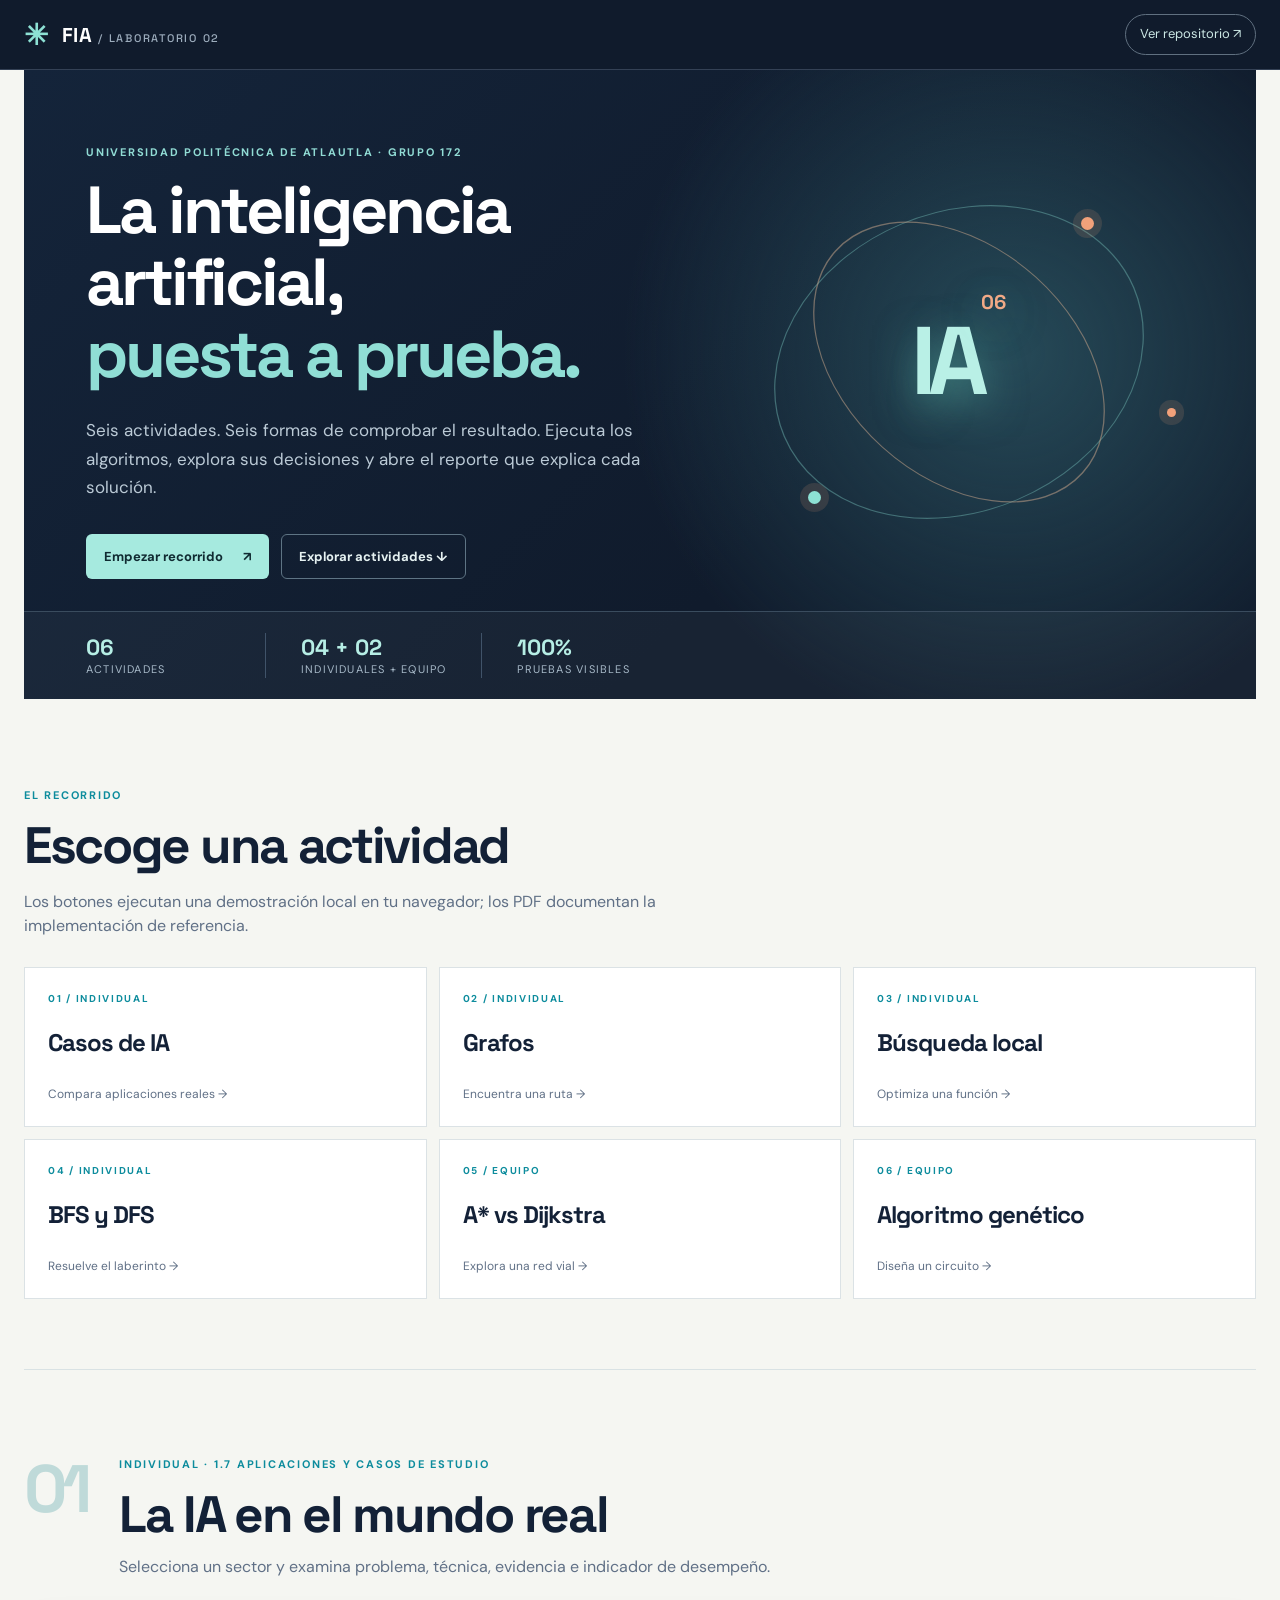
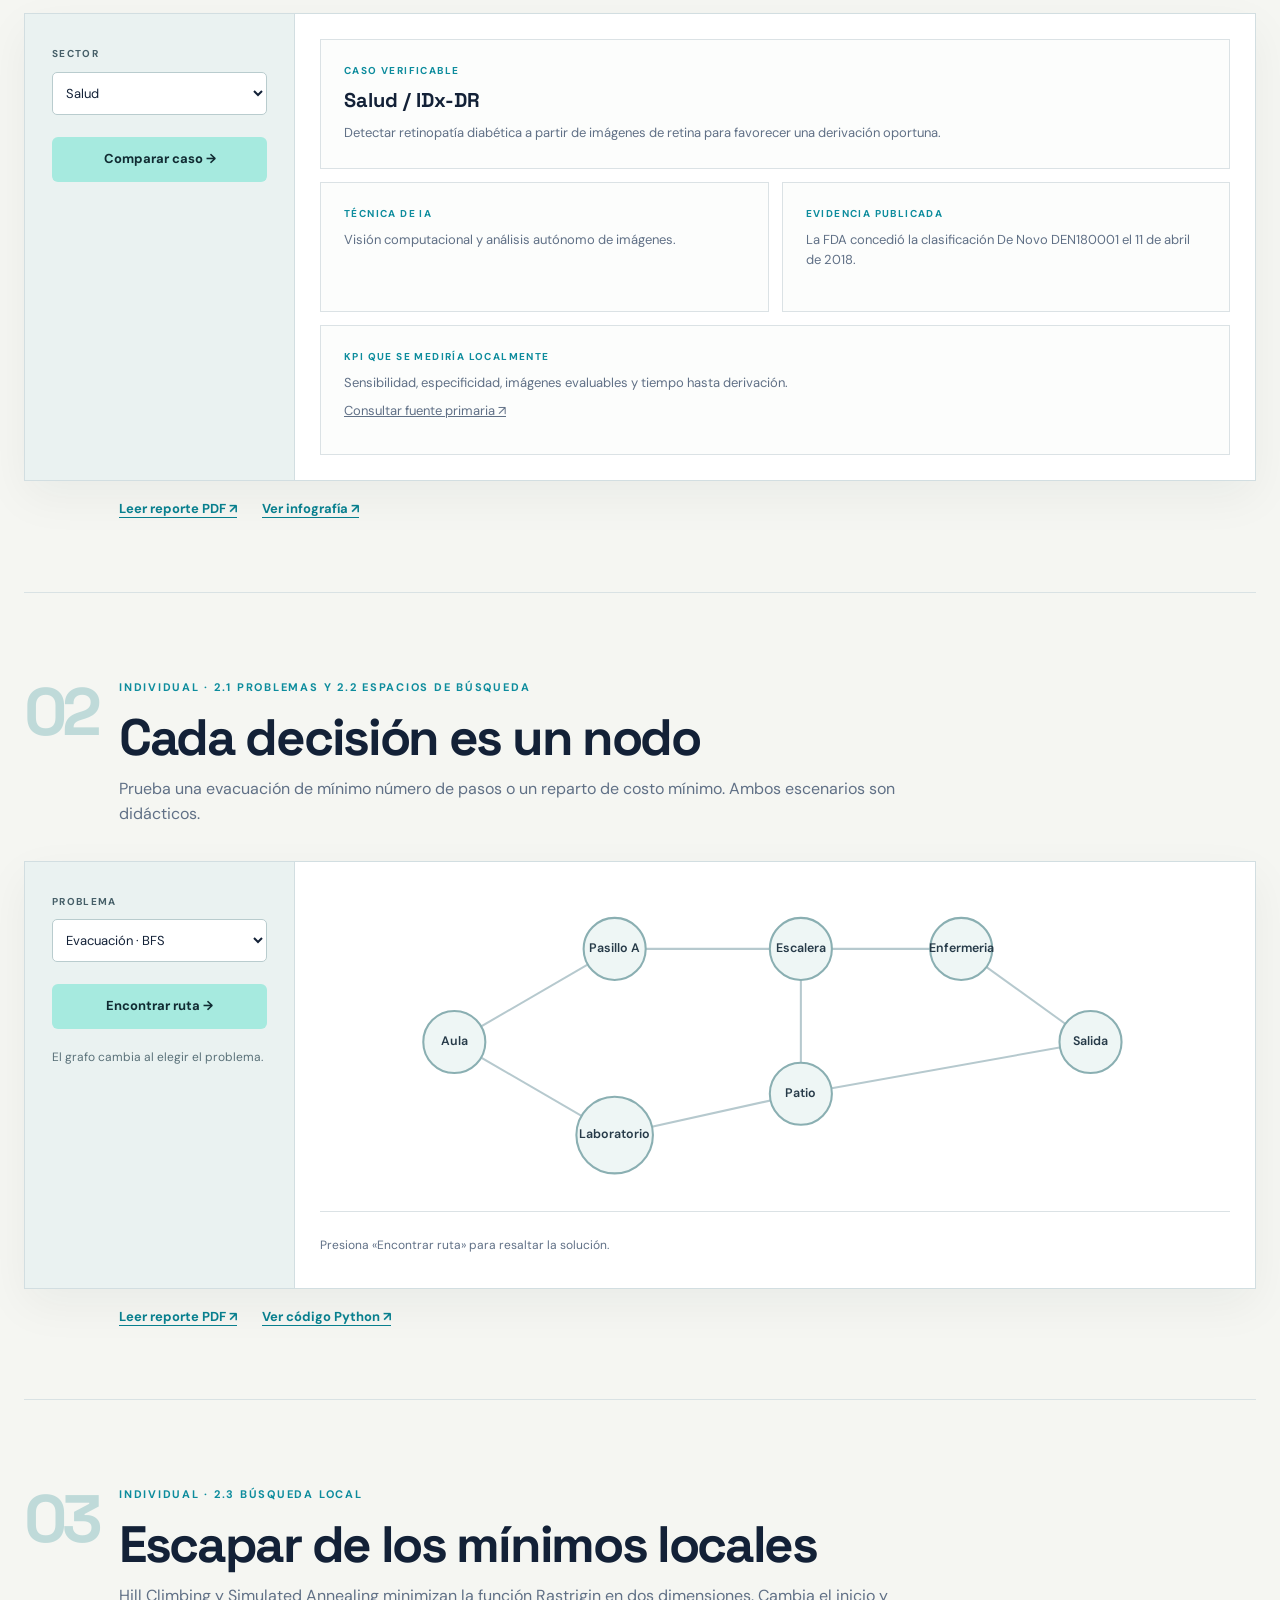
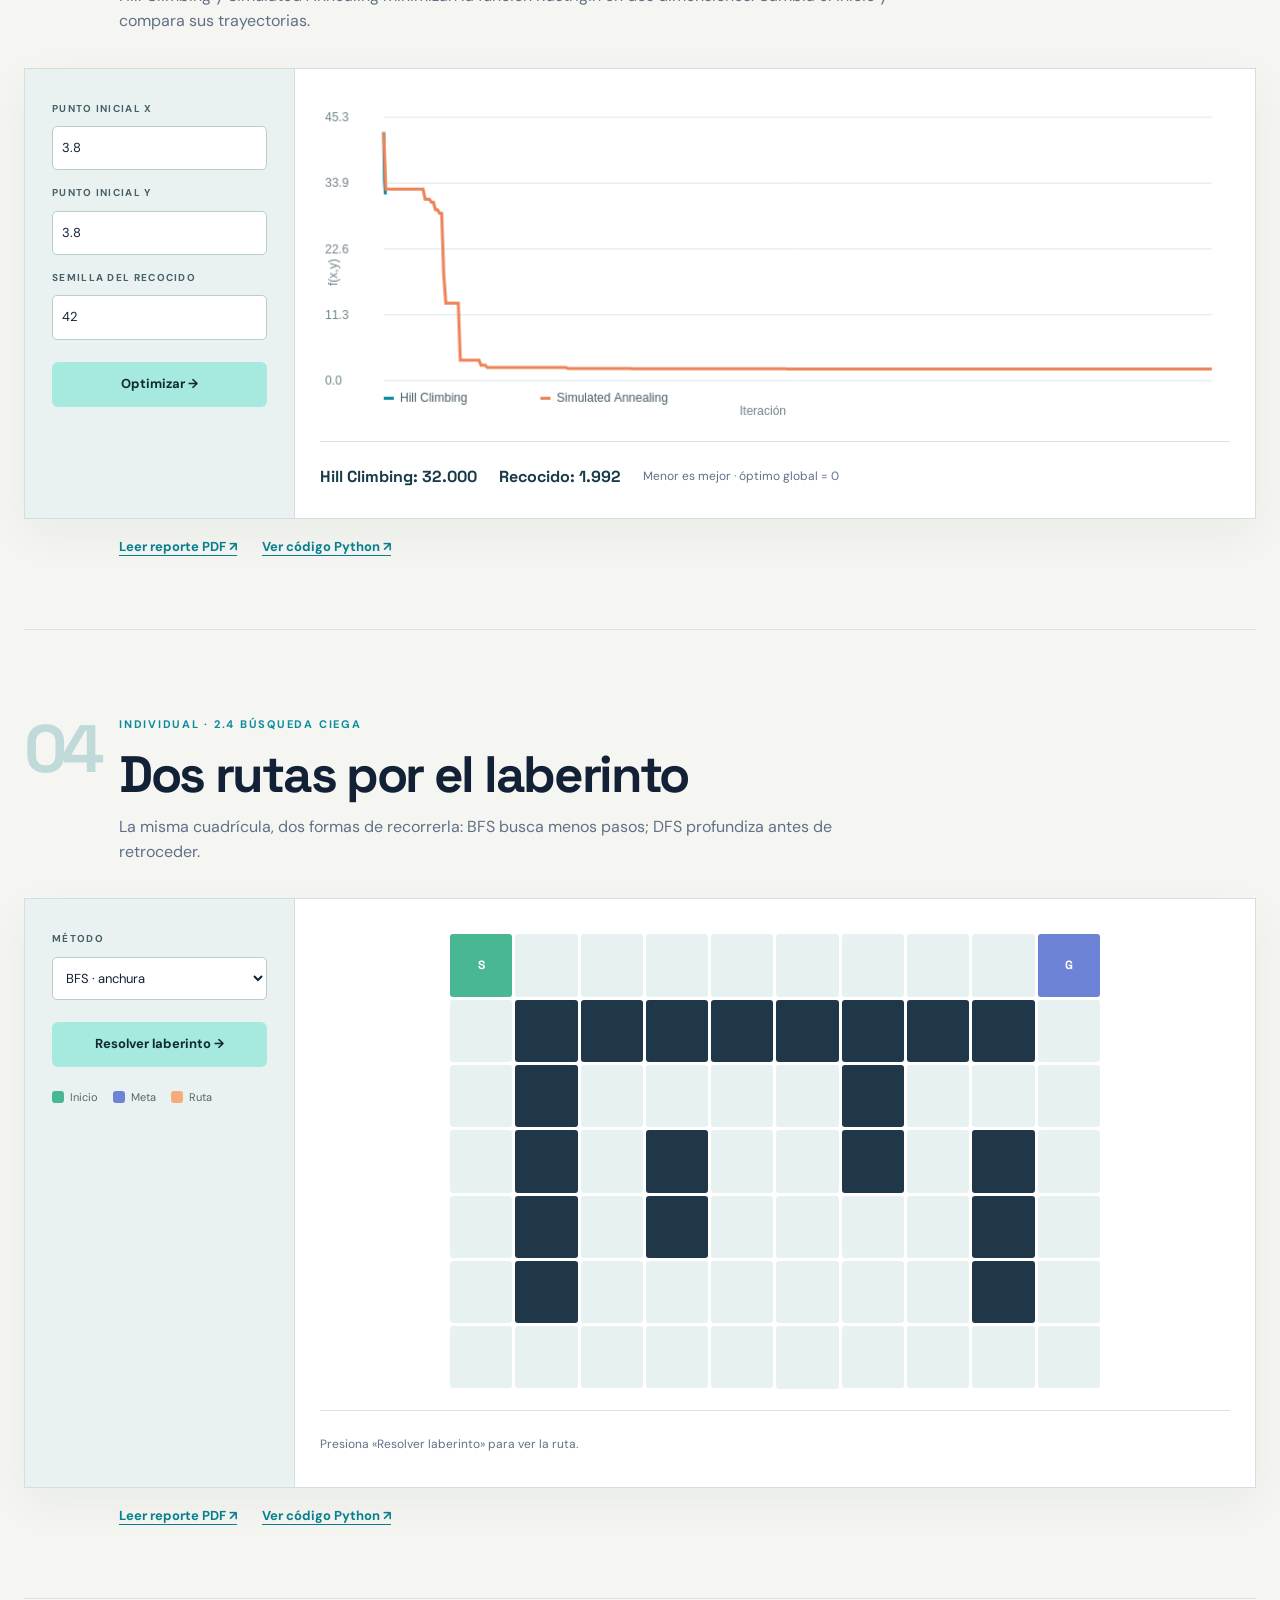
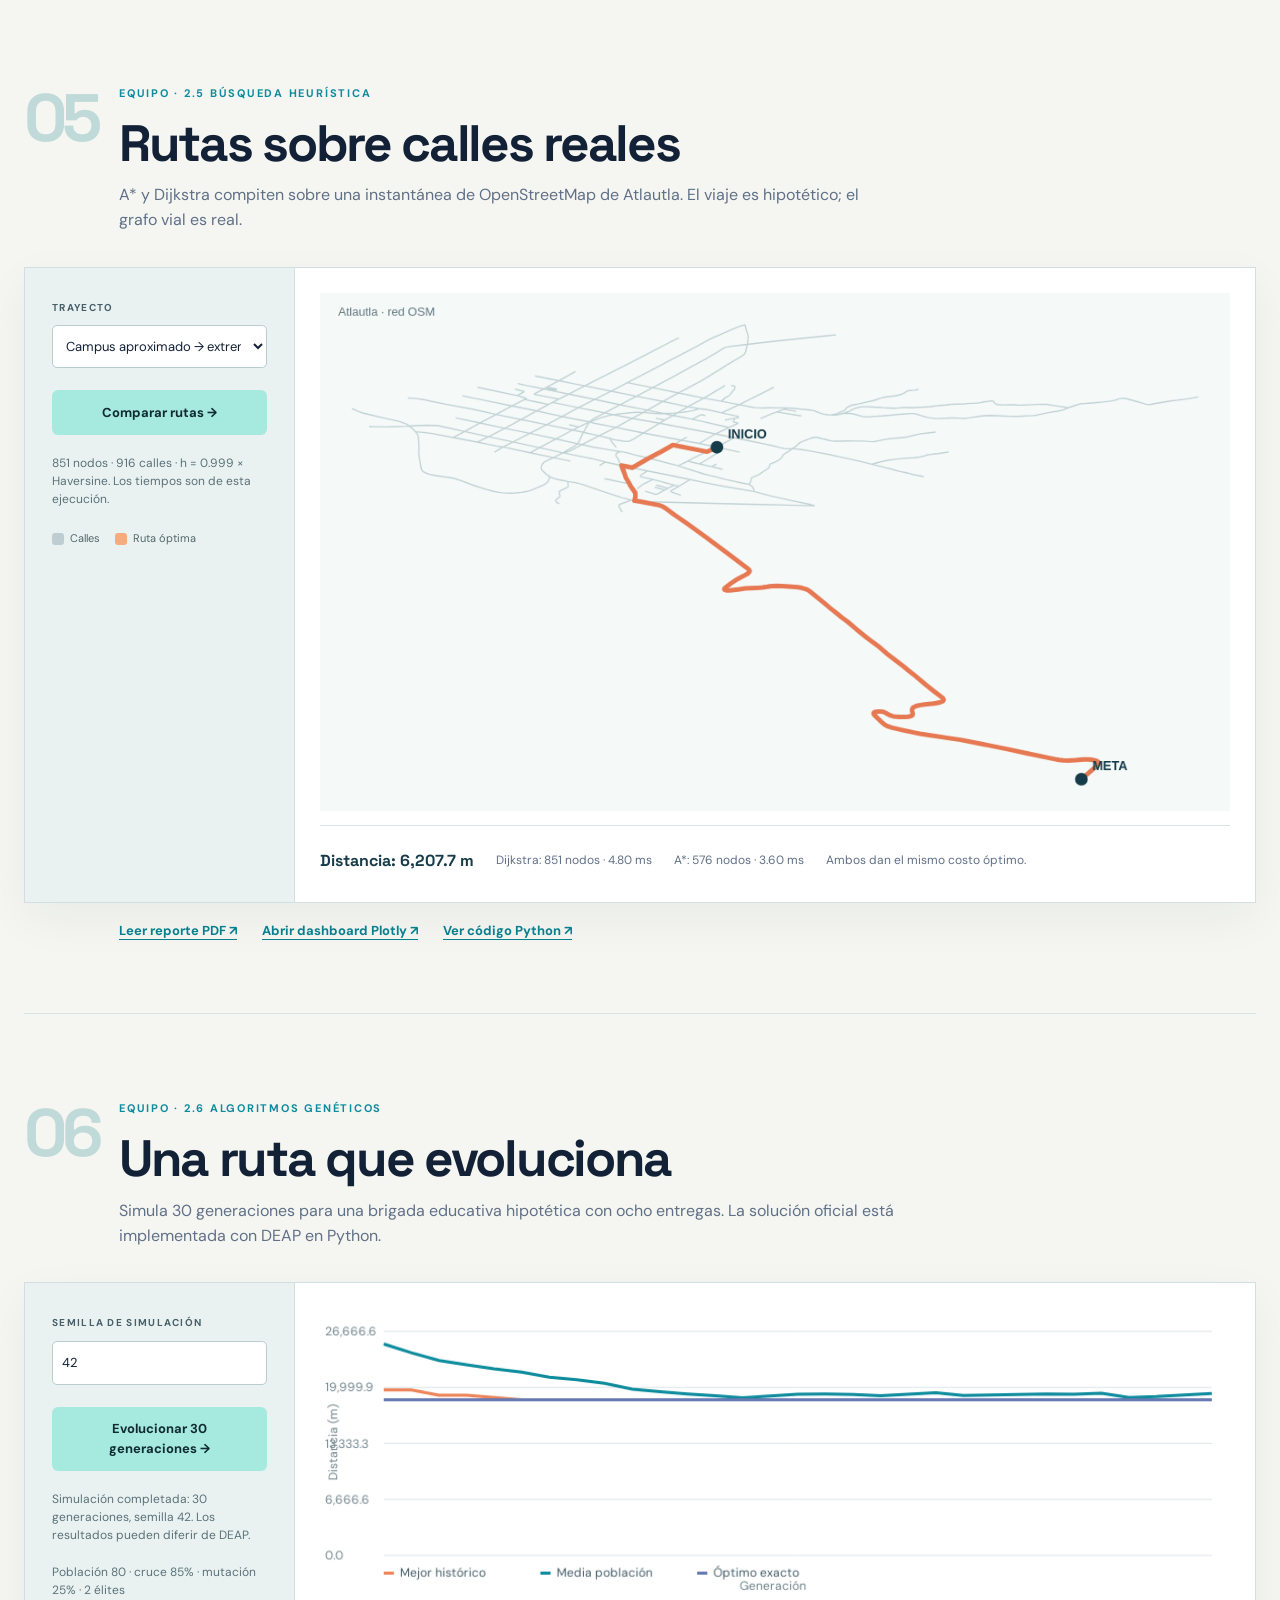
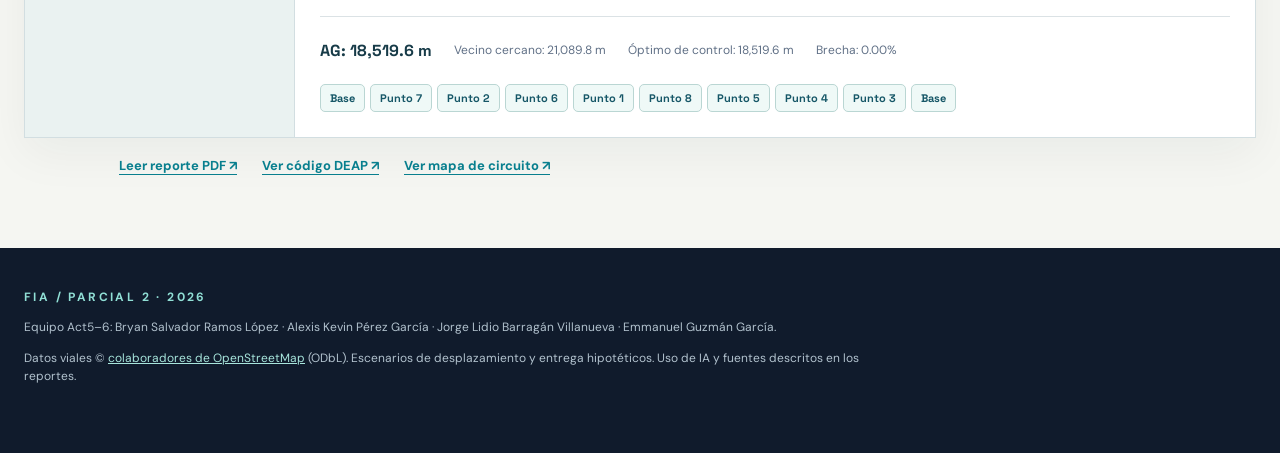
<file: index.html>
<!doctype html>
<html lang="es">
<head>
  <meta charset="utf-8">
  <meta name="viewport" content="width=device-width, initial-scale=1">
  <meta name="theme-color" content="#101b2c">
  <meta name="description" content="Portafolio interactivo de seis actividades de Fundamentos de Inteligencia Artificial, grupo 172.">
  <title>Laboratorio IA · Parcial 2</title>
  <link rel="stylesheet" href="styles.css">
  <script src="app.js" defer></script>
</head>
<body>
  <a class="skip" href="#contenido">Saltar al contenido</a>
  <header class="masthead">
    <div class="brand"><span class="brand-mark">✳</span><span>FIA <small>/ LABORATORIO 02</small></span></div>
    <a class="top-link" href="https://github.com/xbae23/FIA_Parcial2_Emmanuel_Guzman">Ver repositorio ↗</a>
  </header>
  <main id="contenido">
    <section class="hero shell">
      <div class="hero-copy">
        <p class="eyebrow">Universidad Politécnica de Atlautla · Grupo 172</p>
        <h1>La inteligencia artificial,<br><em>puesta a prueba.</em></h1>
        <p class="lead">Seis actividades. Seis formas de comprobar el resultado. Ejecuta los algoritmos, explora sus decisiones y abre el reporte que explica cada solución.</p>
        <div class="hero-actions"><a class="button primary" href="#act1">Empezar recorrido <span>↗</span></a><a class="button ghost" href="#indice">Explorar actividades ↓</a></div>
      </div>
      <div class="hero-art" aria-hidden="true"><div class="art-orbit orbit-one"></div><div class="art-orbit orbit-two"></div><div class="art-core">IA<span>06</span></div><div class="art-dot dot-a"></div><div class="art-dot dot-b"></div><div class="art-dot dot-c"></div></div>
      <div class="hero-stats"><div><strong>06</strong><span>actividades</span></div><div><strong>04 + 02</strong><span>individuales + equipo</span></div><div><strong>100%</strong><span>pruebas visibles</span></div></div>
    </section>

    <section id="indice" class="index-section shell">
      <div class="section-heading"><p class="eyebrow">El recorrido</p><h2>Escoge una actividad</h2><p>Los botones ejecutan una demostración local en tu navegador; los PDF documentan la implementación de referencia.</p></div>
      <nav class="activity-grid" aria-label="Actividades">
        <a href="#act1"><span>01 / INDIVIDUAL</span><strong>Casos de IA</strong><small>Compara aplicaciones reales →</small></a>
        <a href="#act2"><span>02 / INDIVIDUAL</span><strong>Grafos</strong><small>Encuentra una ruta →</small></a>
        <a href="#act3"><span>03 / INDIVIDUAL</span><strong>Búsqueda local</strong><small>Optimiza una función →</small></a>
        <a href="#act4"><span>04 / INDIVIDUAL</span><strong>BFS y DFS</strong><small>Resuelve el laberinto →</small></a>
        <a href="#act5"><span>05 / EQUIPO</span><strong>A* vs Dijkstra</strong><small>Explora una red vial →</small></a>
        <a href="#act6"><span>06 / EQUIPO</span><strong>Algoritmo genético</strong><small>Diseña un circuito →</small></a>
      </nav>
    </section>

    <section id="act1" class="activity shell" aria-labelledby="h1">
      <div class="activity-intro"><span class="number">01</span><div><p class="eyebrow">Individual · 1.7 Aplicaciones y casos de estudio</p><h2 id="h1">La IA en el mundo real</h2><p>Selecciona un sector y examina problema, técnica, evidencia e indicador de desempeño.</p></div></div>
      <div class="workbench"><div class="controls"><label for="case-select">Sector</label><select id="case-select"><option value="salud">Salud</option><option value="industria">Industria</option><option value="movilidad">Movilidad</option></select><button id="case-run" class="button primary" type="button">Comparar caso →</button></div><div class="display case-display" id="case-display" aria-live="polite"></div></div>
      <div class="activity-footer"><a href="Act1/FIA_G172_GUZMAN_S1.pdf">Leer reporte PDF ↗</a><a href="Act1/resultados/act1_infografia.png">Ver infografía ↗</a></div>
    </section>

    <section id="act2" class="activity shell" aria-labelledby="h2">
      <div class="activity-intro"><span class="number">02</span><div><p class="eyebrow">Individual · 2.1 Problemas y 2.2 Espacios de búsqueda</p><h2 id="h2">Cada decisión es un nodo</h2><p>Prueba una evacuación de mínimo número de pasos o un reparto de costo mínimo. Ambos escenarios son didácticos.</p></div></div>
      <div class="workbench"><div class="controls"><label for="graph-select">Problema</label><select id="graph-select"><option value="evacuacion">Evacuación · BFS</option><option value="reparto">Reparto · Dijkstra</option></select><button id="graph-run" class="button primary" type="button">Encontrar ruta →</button><p class="hint">El grafo cambia al elegir el problema.</p></div><div class="display"><div id="graph-visual" class="graph-visual" role="img" aria-label="Grafo del problema"></div><div id="graph-result" class="result-strip" aria-live="polite"></div></div></div>
      <div class="activity-footer"><a href="Act2/FIA_G172_GUZMAN_S2.pdf">Leer reporte PDF ↗</a><a href="Act2/act2_grafos.py">Ver código Python ↗</a></div>
    </section>

    <section id="act3" class="activity shell" aria-labelledby="h3">
      <div class="activity-intro"><span class="number">03</span><div><p class="eyebrow">Individual · 2.3 Búsqueda local</p><h2 id="h3">Escapar de los mínimos locales</h2><p>Hill Climbing y Simulated Annealing minimizan la función Rastrigin en dos dimensiones. Cambia el inicio y compara sus trayectorias.</p></div></div>
      <div class="workbench"><div class="controls"><label for="start-x">Punto inicial x</label><input id="start-x" type="number" min="-5.12" max="5.12" step="0.1" value="3.8"><label for="start-y">Punto inicial y</label><input id="start-y" type="number" min="-5.12" max="5.12" step="0.1" value="3.8"><label for="sa-seed">Semilla del recocido</label><input id="sa-seed" type="number" min="0" max="999999" step="1" value="42"><button id="opt-run" class="button primary" type="button">Optimizar →</button></div><div class="display"><canvas id="opt-chart" width="900" height="330" role="img" aria-label="Gráfica de convergencia de Hill Climbing y Simulated Annealing"></canvas><div id="opt-result" class="result-strip" aria-live="polite"></div></div></div>
      <div class="activity-footer"><a href="Act3/FIA_G172_GUZMAN_S3.pdf">Leer reporte PDF ↗</a><a href="Act3/act3_optimizacion.py">Ver código Python ↗</a></div>
    </section>

    <section id="act4" class="activity shell" aria-labelledby="h4">
      <div class="activity-intro"><span class="number">04</span><div><p class="eyebrow">Individual · 2.4 Búsqueda ciega</p><h2 id="h4">Dos rutas por el laberinto</h2><p>La misma cuadrícula, dos formas de recorrerla: BFS busca menos pasos; DFS profundiza antes de retroceder.</p></div></div>
      <div class="workbench"><div class="controls"><label for="maze-method">Método</label><select id="maze-method"><option value="BFS">BFS · anchura</option><option value="DFS">DFS · profundidad</option></select><button id="maze-run" class="button primary" type="button">Resolver laberinto →</button><div class="legend"><span><i class="swatch start"></i>Inicio</span><span><i class="swatch goal"></i>Meta</span><span><i class="swatch route"></i>Ruta</span></div></div><div class="display"><div id="maze-grid" class="maze-grid" role="img" aria-label="Laberinto con ruta"></div><div id="maze-result" class="result-strip" aria-live="polite"></div></div></div>
      <div class="activity-footer"><a href="Act4/FIA_G172_GUZMAN_S4.pdf">Leer reporte PDF ↗</a><a href="Act4/act4_laberinto.py">Ver código Python ↗</a></div>
    </section>

    <section id="act5" class="activity shell" aria-labelledby="h5">
      <div class="activity-intro"><span class="number">05</span><div><p class="eyebrow">Equipo · 2.5 Búsqueda heurística</p><h2 id="h5">Rutas sobre calles reales</h2><p>A* y Dijkstra compiten sobre una instantánea de OpenStreetMap de Atlautla. El viaje es hipotético; el grafo vial es real.</p></div></div>
      <div class="workbench"><div class="controls"><label for="route-pair">Trayecto</label><select id="route-pair"><option value="original">Campus aproximado → extremo de la red</option><option value="local">Dos puntos de la zona central</option><option value="cross">Dos extremos de la red</option></select><button id="route-run" class="button primary" type="button">Comparar rutas →</button><p class="hint" id="route-status">Cargando red vial…</p><div class="legend"><span><i class="swatch road"></i>Calles</span><span><i class="swatch route"></i>Ruta óptima</span></div></div><div class="display"><canvas id="road-map" width="1000" height="570" role="img" aria-label="Mapa de la red vial y ruta"></canvas><div id="route-result" class="result-strip" aria-live="polite"></div></div></div>
      <div class="activity-footer"><a href="Act5/FIA_G172_GUZMAN_S5.pdf">Leer reporte PDF ↗</a><a href="Act5/dashboard.html">Abrir dashboard Plotly ↗</a><a href="Act5/act5_rutas.py">Ver código Python ↗</a></div>
    </section>

    <section id="act6" class="activity shell" aria-labelledby="h6">
      <div class="activity-intro"><span class="number">06</span><div><p class="eyebrow">Equipo · 2.6 Algoritmos genéticos</p><h2 id="h6">Una ruta que evoluciona</h2><p>Simula 30 generaciones para una brigada educativa hipotética con ocho entregas. La solución oficial está implementada con DEAP en Python.</p></div></div>
      <div class="workbench"><div class="controls"><label for="ga-seed">Semilla de simulación</label><input id="ga-seed" type="number" min="0" max="999999" step="1" value="42"><button id="ga-run" class="button primary" type="button">Evolucionar 30 generaciones →</button><p class="hint" id="ga-status">Cargando matriz de distancias…</p><p class="hint">Población 80 · cruce 85% · mutación 25% · 2 élites</p></div><div class="display"><canvas id="ga-chart" width="900" height="290" role="img" aria-label="Gráfica de convergencia del algoritmo genético"></canvas><div id="ga-result" class="result-strip" aria-live="polite"></div><div id="ga-order" class="route-order"></div></div></div>
      <div class="activity-footer"><a href="Act6/FIA_G172_GUZMAN_S6.pdf">Leer reporte PDF ↗</a><a href="Act6/act6_genetico.py">Ver código DEAP ↗</a><a href="Act6/resultados/act6_ruta.png">Ver mapa de circuito ↗</a></div>
    </section>
  </main>
  <footer class="page-footer"><div class="shell"><span>FIA / PARCIAL 2 · 2026</span><p>Equipo Act5–6: Bryan Salvador Ramos López · Alexis Kevin Pérez García · Jorge Lidio Barragán Villanueva · Emmanuel Guzmán García.</p><p>Datos viales © <a href="https://www.openstreetmap.org/copyright">colaboradores de OpenStreetMap</a> (ODbL). Escenarios de desplazamiento y entrega hipotéticos. Uso de IA y fuentes descritos en los reportes.</p></div></footer>
</body>
</html>
</file>
<file: styles.css>
@import url('https://fonts.googleapis.com/css2?family=DM+Sans:wght@400;500;600;700&family=Space+Grotesk:wght@400;500;600;700&display=swap');
:root{--ink:#132137;--muted:#607086;--paper:#f5f6f2;--white:#fff;--teal:#0d8c9d;--orange:#ed8358;--line:#dbe2e5;--navy:#101b2c}
*{box-sizing:border-box}html{scroll-behavior:smooth}body{margin:0;background:var(--paper);color:var(--ink);font-family:'DM Sans',Arial,sans-serif;line-height:1.55}button,input,select{font:inherit}a{color:inherit}button{cursor:pointer}.skip{position:absolute;left:10px;top:-100px;z-index:10;background:#fff;padding:12px}.skip:focus{top:10px}.shell{width:min(1240px,calc(100% - 48px));margin-inline:auto}.masthead{height:70px;background:var(--navy);color:#fff;display:flex;align-items:center;justify-content:space-between;padding:0 max(24px,calc((100vw - 1240px)/2));border-bottom:1px solid #344155}.brand{display:flex;align-items:center;gap:13px;font:700 20px 'Space Grotesk',sans-serif;letter-spacing:.03em}.brand small{font-size:11px;font-weight:500;color:#9dadbd;letter-spacing:.16em}.brand-mark{font-size:29px;color:#8de1d4}.top-link{text-decoration:none;font-size:13px;color:#cce8e5;border:1px solid #607080;padding:9px 14px;border-radius:50px}.top-link:hover,.top-link:focus-visible{background:#26394e}.hero{min-height:610px;background:var(--navy);color:white;position:relative;display:grid;grid-template-columns:1.15fr .85fr;align-items:center;overflow:hidden;padding:74px 62px 120px;margin-top:0}.hero:before{content:"";position:absolute;inset:0;background:radial-gradient(circle at 80% 45%,#264a58 0,transparent 37%),linear-gradient(135deg,#14243a 0%,#101b2c 65%)}.hero-copy,.hero-art,.hero-stats{position:relative}.eyebrow{text-transform:uppercase;letter-spacing:.16em;font-size:11px;font-weight:700;color:var(--teal);margin:0 0 14px}.hero .eyebrow{color:#91dcd5}h1,h2,h3{font-family:'Space Grotesk',Arial,sans-serif;line-height:1.08;letter-spacing:-.045em}h1{font-size:clamp(42px,5.2vw,78px);margin:0 0 25px;max-width:740px}h1 em{font-style:normal;color:#90ded5}.lead{max-width:570px;color:#bbcad6;font-size:17px;line-height:1.7}.hero-actions{display:flex;gap:12px;flex-wrap:wrap;margin-top:32px}.button{border:1px solid transparent;border-radius:6px;min-height:45px;padding:11px 17px;font-weight:700;font-size:13px;display:inline-flex;align-items:center;justify-content:center;gap:20px;text-decoration:none;transition:transform .18s,background .18s}.button:hover,.button:focus-visible{transform:translateY(-2px)}.button.primary{background:#a6eadf;color:#102b32}.button.primary:hover{background:#83d9ce}.button.ghost{color:#e6f2f2;border-color:#5e7484;background:transparent}.hero-art{height:380px;display:grid;place-items:center}.art-orbit{position:absolute;width:300px;height:300px;border:1px solid #65a5a2;border-radius:50%;transform:rotate(-23deg) scaleX(1.27);opacity:.55}.orbit-two{width:230px;height:230px;border-color:#c1a087;transform:rotate(42deg) scaleX(1.45)}.art-core{font-family:'Space Grotesk';font-size:96px;font-weight:700;color:#b9f0e6;letter-spacing:-.08em;z-index:1;text-shadow:0 12px 40px #63c9b688}.art-core span{font-size:20px;letter-spacing:0;color:#f1a986;vertical-align:top}.art-dot{position:absolute;width:13px;height:13px;border-radius:50%;background:#f2a17a;box-shadow:0 0 0 8px #f2a17a22}.dot-a{top:45px;right:100px}.dot-b{bottom:48px;left:85px;background:#8de1d4}.dot-c{right:18px;bottom:135px;width:9px;height:9px}.hero-stats{position:absolute;bottom:0;left:0;right:0;border-top:1px solid #3a4c5e;display:flex;gap:0;padding:21px 62px;background:#ffffff09}.hero-stats div{min-width:180px;padding-right:35px;margin-right:35px;border-right:1px solid #405369}.hero-stats div:last-child{border:0}.hero-stats strong{display:block;font:700 22px 'Space Grotesk';color:#b6eee5}.hero-stats span{display:block;color:#a7b9c8;font-size:11px;text-transform:uppercase;letter-spacing:.11em}.index-section{padding:88px 0 70px}.section-heading{max-width:650px}.section-heading h2{font-size:clamp(32px,4vw,52px);margin:0 0 14px}.section-heading>p:last-child{color:var(--muted);margin-bottom:28px}.activity-grid{display:grid;grid-template-columns:repeat(3,1fr);gap:12px}.activity-grid a{background:#fff;min-height:160px;padding:23px;border:1px solid var(--line);text-decoration:none;transition:transform .2s,border-color .2s,box-shadow .2s;display:flex;flex-direction:column}.activity-grid a:hover,.activity-grid a:focus-visible{transform:translateY(-4px);border-color:#87cbc2;box-shadow:0 12px 28px #12304712}.activity-grid span{font-size:10px;letter-spacing:.17em;color:var(--teal);font-weight:700}.activity-grid strong{font:700 24px 'Space Grotesk';letter-spacing:-.04em;margin-top:20px}.activity-grid small{font-size:12px;color:var(--muted);margin-top:auto}.activity{padding:86px 0 72px;border-top:1px solid #d9e2e4;scroll-margin-top:20px}.activity-intro{display:grid;grid-template-columns:95px 1fr;align-items:start;margin-bottom:34px}.number{font:700 67px 'Space Grotesk';line-height:1;color:#bfdad9;letter-spacing:-.07em}.activity-intro h2{font-size:clamp(32px,4vw,53px);margin:0 0 12px}.activity-intro p:last-child{margin:0;color:var(--muted);max-width:780px;font-size:16px}.workbench{display:grid;grid-template-columns:270px 1fr;border:1px solid #d2dee1;background:#fff;box-shadow:0 16px 44px #0e26300d;min-height:370px}.controls{padding:27px;background:#eaf2f1;border-right:1px solid #d2dee1;display:flex;flex-direction:column;gap:10px}.controls label{text-transform:uppercase;color:#465f68;font-size:10px;font-weight:700;letter-spacing:.13em;margin-top:5px}.controls input,.controls select{width:100%;border:1px solid #b9ccce;color:var(--ink);background:#fff;border-radius:5px;padding:11px 9px;font-size:13px;min-height:42px}.controls button{margin-top:12px;width:100%}.hint{font-size:12px;color:#5a7179;line-height:1.5;margin:9px 0 0}.display{padding:25px;min-width:0;overflow:hidden}.case-display{display:grid;grid-template-columns:1fr 1fr;gap:13px;align-content:center}.case-card{border:1px solid var(--line);padding:23px;background:#fcfdfc;min-height:130px}.case-card.wide{grid-column:span 2}.case-card span{display:block;text-transform:uppercase;letter-spacing:.14em;font-size:10px;font-weight:700;color:var(--teal);margin-bottom:8px}.case-card strong{font:700 20px 'Space Grotesk'}.case-card p{color:var(--muted);font-size:13px;margin:8px 0 0}.graph-visual{min-height:310px;display:grid;place-items:center}.graph-visual svg{width:100%;max-height:300px}.graph-edge{stroke:#b6c9ce;stroke-width:2}.graph-edge.active{stroke:var(--orange);stroke-width:5}.graph-node{fill:#eef6f5;stroke:#8aafb2;stroke-width:2}.graph-node.active{fill:#bcf0e5;stroke:var(--teal)}.graph-label{font:600 12px 'DM Sans';fill:#263a48;text-anchor:middle;dominant-baseline:middle}.graph-weight{font:700 12px 'DM Sans';fill:#8b685a;text-anchor:middle}.result-strip{border-top:1px solid var(--line);padding-top:17px;margin-top:14px;display:flex;flex-wrap:wrap;gap:11px 22px;align-items:center;min-height:52px}.result-strip strong{font:700 16px 'Space Grotesk';color:#173b48}.result-strip span{font-size:12px;color:var(--muted)}canvas{display:block;width:100%;height:auto;background:#fff}.maze-grid{display:grid;grid-template-columns:repeat(10,minmax(20px,1fr));max-width:650px;gap:3px;margin:10px auto 21px}.cell{aspect-ratio:1;border-radius:3px;background:#e8f1f2;display:grid;place-items:center;font:700 12px 'Space Grotesk';color:#fff}.cell.wall{background:#20374a}.cell.path{background:#f7aa7b}.cell.start{background:#49b694}.cell.goal{background:#6d83d5}.legend{display:flex;flex-wrap:wrap;gap:9px 15px;margin-top:12px;font-size:11px;color:#51676b}.legend span{display:flex;align-items:center;gap:6px}.swatch{width:12px;height:12px;border-radius:3px;display:inline-block;background:#ddd}.swatch.start{background:#49b694}.swatch.goal{background:#6d83d5}.swatch.route{background:#f7aa7b}.swatch.road{background:#becdd2}.route-order{display:flex;gap:5px;flex-wrap:wrap;margin-top:16px}.route-order span{border:1px solid #bad6d3;background:#eff9f7;padding:6px 9px;border-radius:5px;font:700 11px 'Space Grotesk';color:#165767}.activity-footer{display:flex;gap:25px;flex-wrap:wrap;margin:18px 0 0 95px}.activity-footer a{font-size:13px;font-weight:700;color:#087f8e;text-underline-offset:4px}.activity-footer a:hover{color:#e0734f}.page-footer{background:#101b2c;color:#b2c2ce;padding:40px 0 55px;font-size:12px}.page-footer span{letter-spacing:.2em;color:#90dfd5;font-weight:700}.page-footer a{color:#a7e5dc}.page-footer p{max-width:850px}.error{color:#a73425!important}.map-note{font-size:12px;color:var(--muted)}
@media(max-width:850px){.hero{grid-template-columns:1fr;padding:64px 34px 125px}.hero-art{display:none}.hero-stats{padding:20px 34px}.activity-grid{grid-template-columns:repeat(2,1fr)}.workbench{grid-template-columns:1fr}.controls{border-right:0;border-bottom:1px solid #d2dee1;display:grid;grid-template-columns:repeat(2,1fr);align-items:end}.controls label{grid-column:1/-1;margin-bottom:-7px}.controls button,.controls .hint,.controls .legend{grid-column:1/-1}.controls input,.controls select{grid-column:1/-1}.activity-footer{margin-left:0}}
@media(max-width:570px){.shell{width:min(100% - 28px,1240px)}.masthead{padding:0 14px}.brand{font-size:17px}.brand small{display:none}.top-link{font-size:11px;padding:7px}.hero{padding:48px 20px 130px;min-height:540px}h1{font-size:43px}.lead{font-size:15px}.hero-stats{padding:16px 20px;gap:8px}.hero-stats div{min-width:0;flex:1;padding-right:8px;margin-right:0}.hero-stats strong{font-size:16px}.hero-stats span{font-size:9px}.index-section{padding:60px 0}.activity-grid{grid-template-columns:1fr 1fr}.activity-grid a{min-height:132px;padding:14px}.activity-grid strong{font-size:19px;margin-top:12px}.activity-grid small{font-size:11px}.activity{padding:65px 0 55px}.activity-intro{grid-template-columns:58px 1fr}.number{font-size:43px}.activity-intro h2{font-size:32px}.activity-intro p:last-child{font-size:14px}.controls,.display{padding:18px}.case-display{grid-template-columns:1fr}.case-card.wide{grid-column:span 1}.case-card{padding:17px;min-height:0}.activity-footer{gap:10px 20px}.maze-grid{gap:2px}}
</file>
